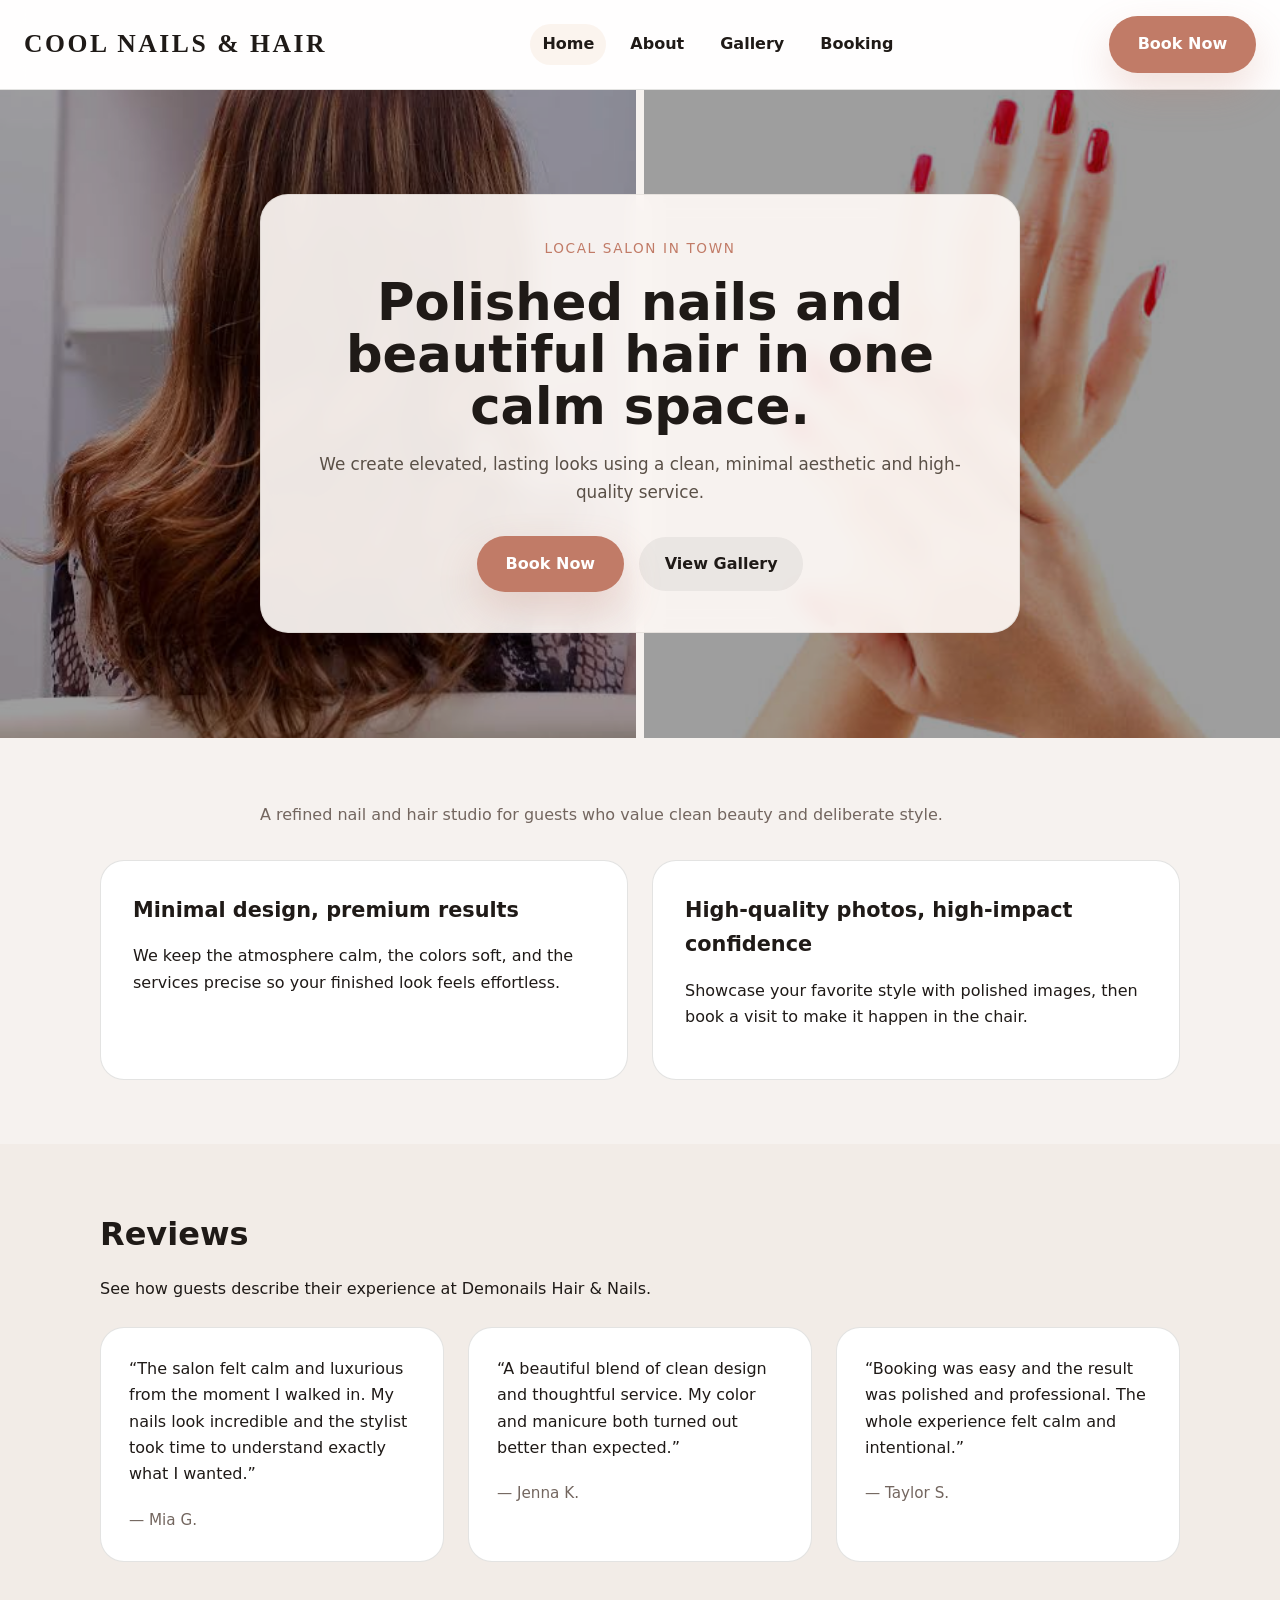
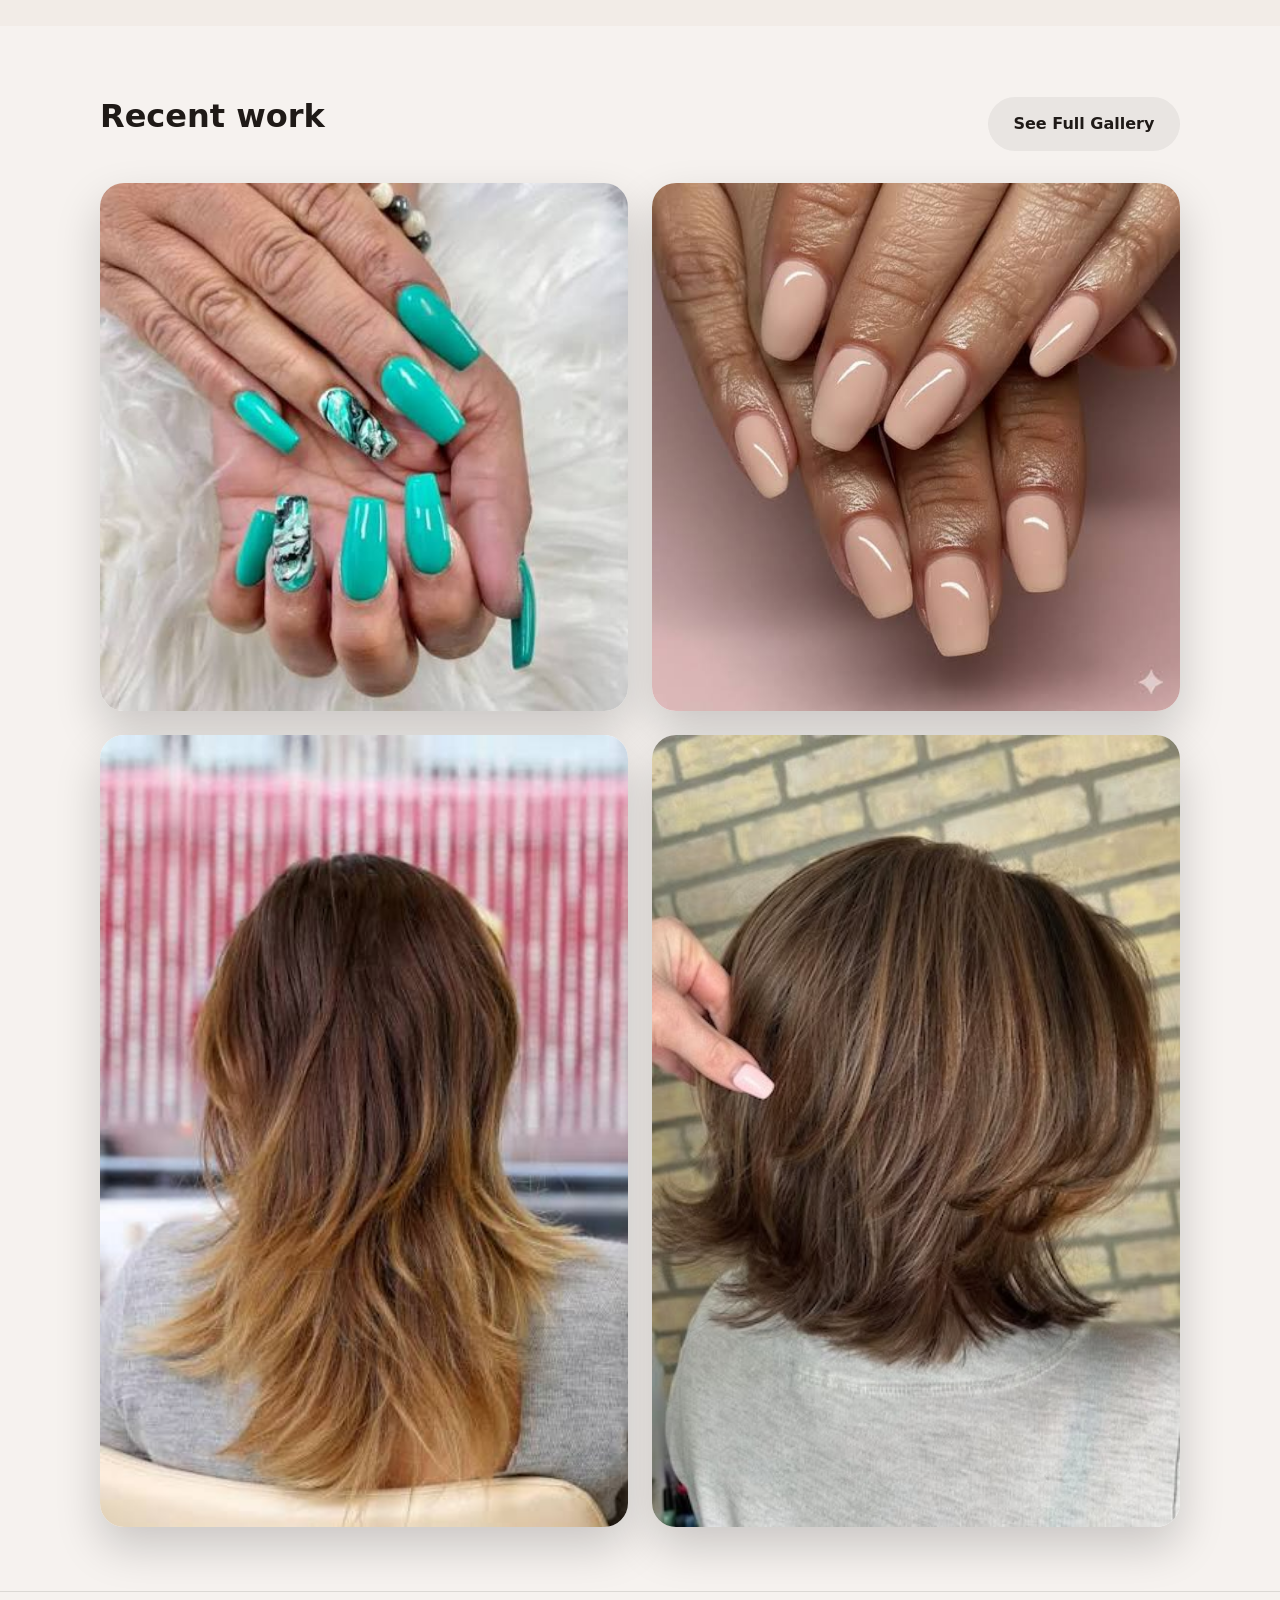
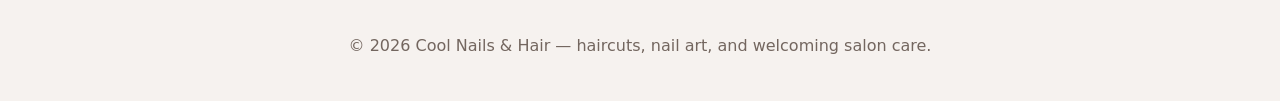
<file: index.html>
<!DOCTYPE html>
<html lang="en">
<head>
  <meta charset="UTF-8" />
  <meta name="viewport" content="width=device-width, initial-scale=1.0" />
  <title>Cool Nails & Hair</title>
  <link rel="stylesheet" href="styles.css" />
</head>
<body>
  <header class="site-header">
    <div class="brand">
      <a href="index.html">Cool Nails & Hair</a>
    </div>
    <nav>
      <a href="index.html" class="active">Home</a>
      <a href="about.html">About</a>
      <a href="gallery.html">Gallery</a>
      <a href="booking.html">Booking</a>
    </nav>
    <a href="booking.html" class="button button-primary">Book Now</a>
  </header>

  <main>
    <section class="hero">
      <div class="hero-split">
        <div class="hero-side hero-left"></div>
        <div class="hero-side hero-right"></div>
      </div>
      <div class="hero-overlay">
        <span class="eyebrow">Local salon in town</span>
        <h1>Polished nails and beautiful hair in one calm space.</h1>
        <p>We create elevated, lasting looks using a clean, minimal aesthetic and high-quality service.</p>
        <div class="hero-actions">
          <a class="button button-primary" href="booking.html">Book Now</a>
          <a class="button button-secondary" href="gallery.html">View Gallery</a>
        </div>
      </div>
    </section>

    <section class="section section-intro">
      <div class="section-inner">
        <p class="section-note">A refined nail and hair studio for guests who value clean beauty and deliberate style.</p>
        <div class="feature-grid">
          <article class="feature-card">
            <h2>Minimal design, premium results</h2>
            <p>We keep the atmosphere calm, the colors soft, and the services precise so your finished look feels effortless.</p>
          </article>
          <article class="feature-card">
            <h2>High-quality photos, high-impact confidence</h2>
            <p>Showcase your favorite style with polished images, then book a visit to make it happen in the chair.</p>
          </article>
        </div>
      </div>
    </section>

    <section class="section reviews-section">
      <div class="section-inner">
        <div class="section-heading">
          <h2>Reviews</h2>
          <p>See how guests describe their experience at Demonails Hair & Nails.</p>
        </div>
        <div class="review-grid">
          <article class="review-card">
            <p>“The salon felt calm and luxurious from the moment I walked in. My nails look incredible and the stylist took time to understand exactly what I wanted.”</p>
            <span>— Mia G.</span>
          </article>
          <article class="review-card">
            <p>“A beautiful blend of clean design and thoughtful service. My color and manicure both turned out better than expected.”</p>
            <span>— Jenna K.</span>
          </article>
          <article class="review-card">
            <p>“Booking was easy and the result was polished and professional. The whole experience felt calm and intentional.”</p>
            <span>— Taylor S.</span>
          </article>
        </div>
      </div>
    </section>

    <section class="section gallery-preview">
      <div class="section-inner">
        <div class="section-heading">
          <h2>Recent work</h2>
          <a class="button button-secondary" href="gallery.html">See Full Gallery</a>
        </div>
        <div class="gallery-grid">
          <div class="image-card small">
            <img src="images/nails1.jpg" alt="Nail design 1" />
          </div>
          <div class="image-card small">
            <img src="images/nails2.jpg" alt="Nail design 2" />
          </div>
          <div class="image-card small">
            <img src="images/hair1.jpg" alt="Hair style 1" />
          </div>
          <div class="image-card small">
            <img src="images/hair2.jpg" alt="Hair style 2" />
          </div>
        </div>
      </div>
    </section>
  </main>

  <footer class="site-footer">
    <p>© 2026 Cool Nails & Hair — haircuts, nail art, and welcoming salon care.</p>
  </footer>
</body>
</html>
</file>
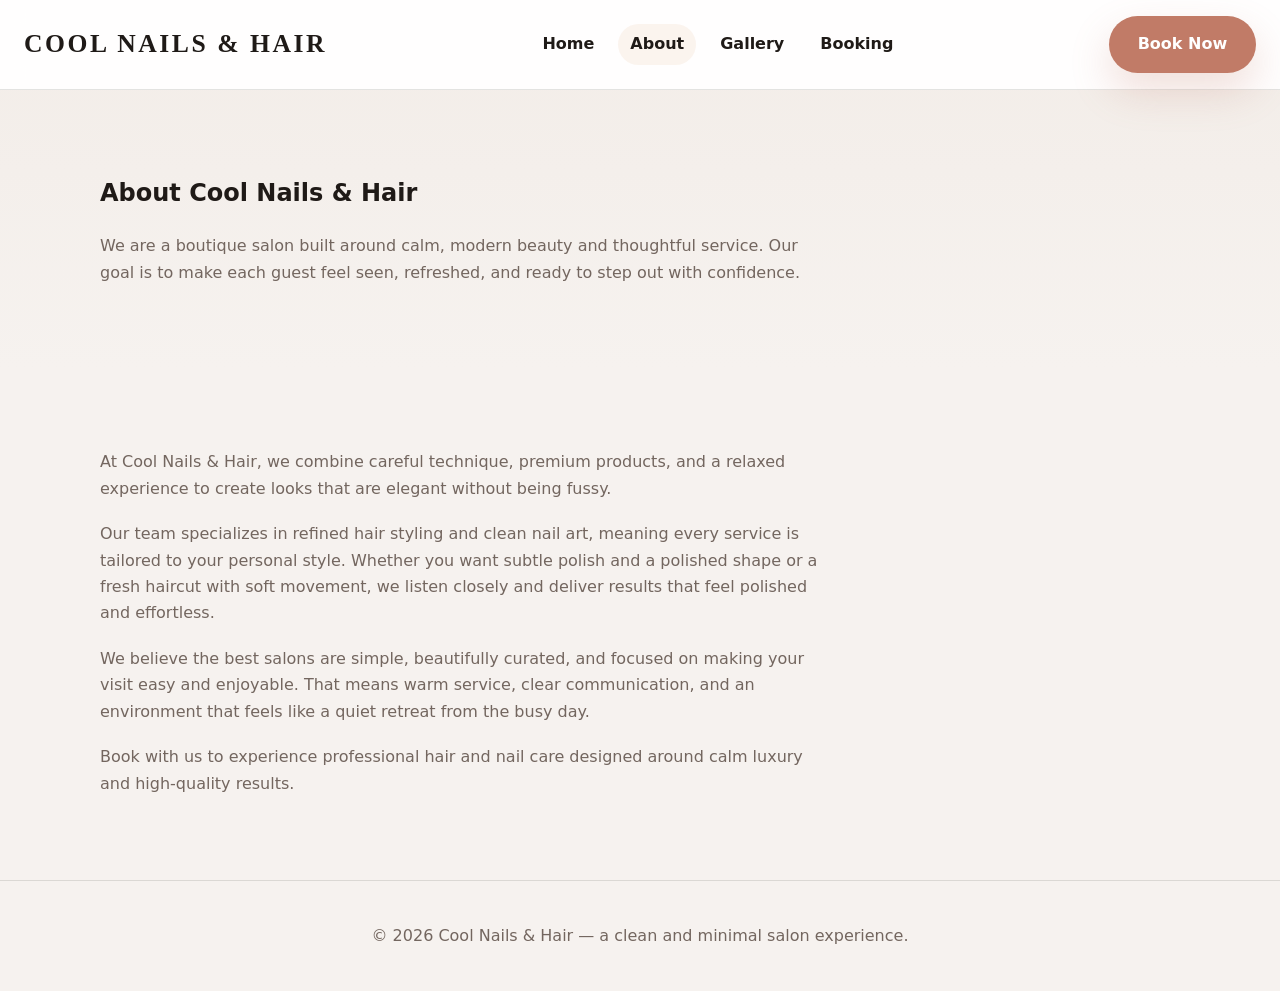
<file: about.html>
<!DOCTYPE html>
<html lang="en">
<head>
  <meta charset="UTF-8" />
  <meta name="viewport" content="width=device-width, initial-scale=1.0" />
  <title>About | Cool Nails & Hair</title>
  <link rel="stylesheet" href="styles.css" />
</head>
<body>
  <header class="site-header">
    <div class="brand">
      <a href="index.html">Cool Nails & Hair</a>
    </div>
    <nav>
      <a href="index.html">Home</a>
      <a href="about.html" class="active">About</a>
      <a href="gallery.html">Gallery</a>
      <a href="booking.html">Booking</a>
    </nav>
    <a href="booking.html" class="button button-primary">Book Now</a>
  </header>

  <main>
    <section class="section section-hero-light">
      <div class="section-inner">
        <h1>About Cool Nails & Hair</h1>
        <p>We are a boutique salon built around calm, modern beauty and thoughtful service. Our goal is to make each guest feel seen, refreshed, and ready to step out with confidence.</p>
      </div>
    </section>

    <section class="section about-copy">
      <div class="section-inner">
        <p>At Cool Nails & Hair, we combine careful technique, premium products, and a relaxed experience to create looks that are elegant without being fussy.</p>
        <p>Our team specializes in refined hair styling and clean nail art, meaning every service is tailored to your personal style. Whether you want subtle polish and a polished shape or a fresh haircut with soft movement, we listen closely and deliver results that feel polished and effortless.</p>
        <p>We believe the best salons are simple, beautifully curated, and focused on making your visit easy and enjoyable. That means warm service, clear communication, and an environment that feels like a quiet retreat from the busy day.</p>
        <p>Book with us to experience professional hair and nail care designed around calm luxury and high-quality results.</p>
      </div>
    </section>
  </main>

  <footer class="site-footer">
    <p>© 2026 Cool Nails & Hair — a clean and minimal salon experience.</p>
  </footer>
</body>
</html>
</file>
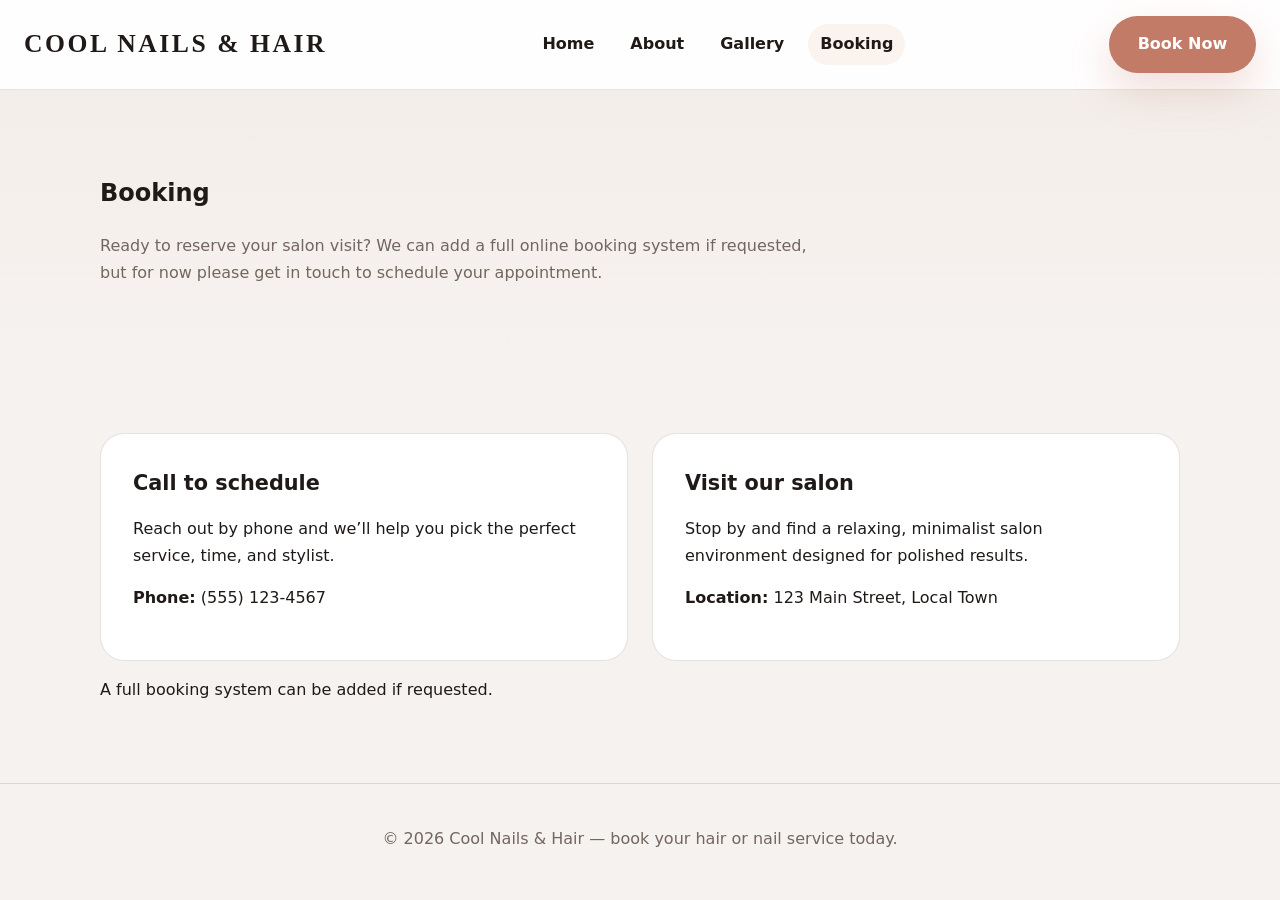
<file: booking.html>
<!DOCTYPE html>
<html lang="en">
<head>
  <meta charset="UTF-8" />
  <meta name="viewport" content="width=device-width, initial-scale=1.0" />
  <title>Booking | Cool Nails & Hair</title>
  <link rel="stylesheet" href="styles.css" />
</head>
<body>
  <header class="site-header">
    <div class="brand">
      <a href="index.html">Cool Nails & Hair</a>
    </div>
    <nav>
      <a href="index.html">Home</a>
      <a href="about.html">About</a>
      <a href="gallery.html">Gallery</a>
      <a href="booking.html" class="active">Booking</a>
    </nav>
    <a href="booking.html" class="button button-primary">Book Now</a>
  </header>

  <main>
    <section class="section section-hero-light">
      <div class="section-inner">
        <h1>Booking</h1>
        <p>Ready to reserve your salon visit? We can add a full online booking system if requested, but for now please get in touch to schedule your appointment.</p>
      </div>
    </section>

    <section class="section booking-section">
      <div class="section-inner">
        <div class="feature-grid">
          <div class="feature-card">
            <h2>Call to schedule</h2>
            <p>Reach out by phone and we’ll help you pick the perfect service, time, and stylist.</p>
            <p><strong>Phone:</strong> (555) 123-4567</p>
          </div>
          <div class="feature-card">
            <h2>Visit our salon</h2>
            <p>Stop by and find a relaxing, minimalist salon environment designed for polished results.</p>
            <p><strong>Location:</strong> 123 Main Street, Local Town</p>
          </div>
        </div>
        <p class="note">A full booking system can be added if requested.</p>
      </div>
    </section>
  </main>

  <footer class="site-footer">
    <p>© 2026 Cool Nails & Hair — book your hair or nail service today.</p>
  </footer>
</body>
</html>
</file>
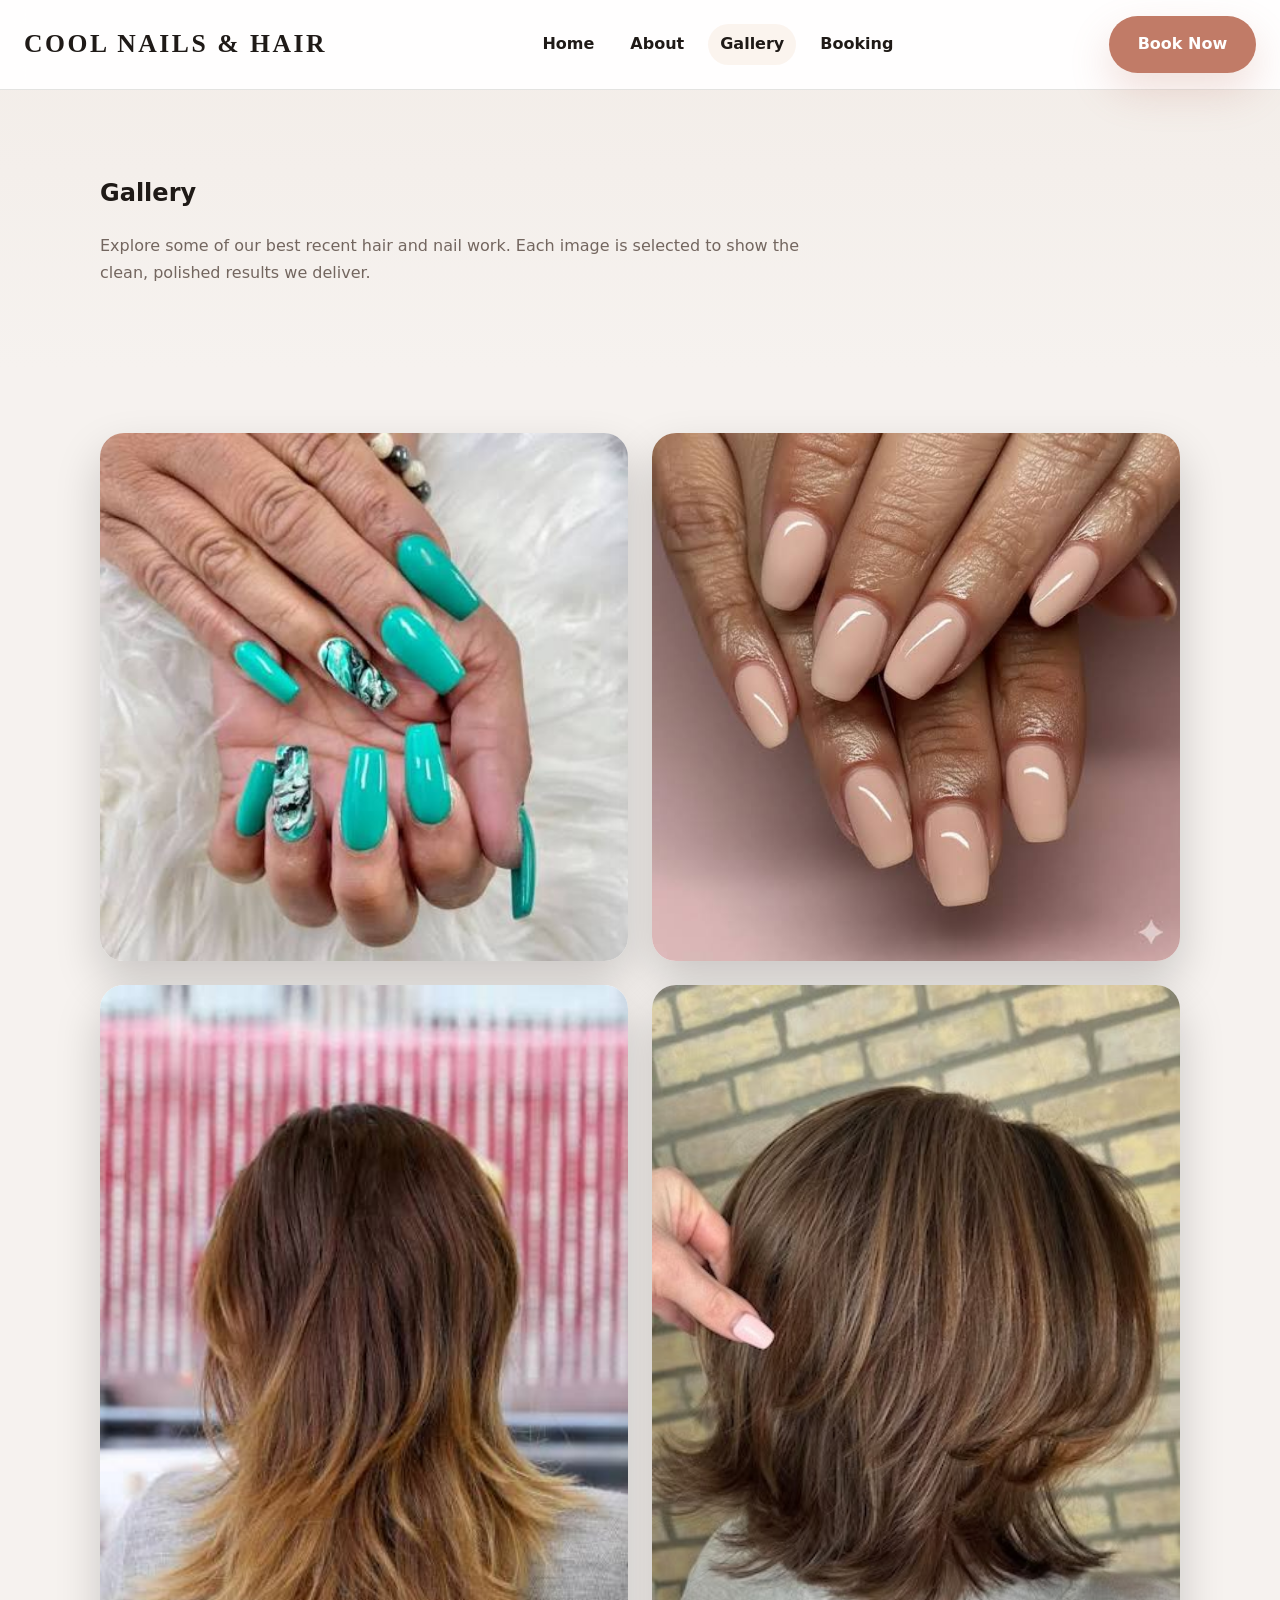
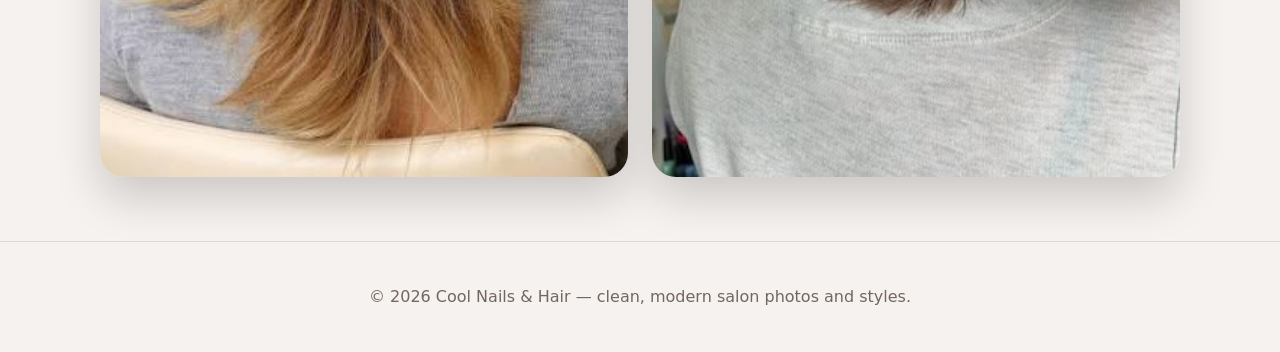
<file: gallery.html>
<!DOCTYPE html>
<html lang="en">
<head>
  <meta charset="UTF-8" />
  <meta name="viewport" content="width=device-width, initial-scale=1.0" />
  <title>Gallery | Cool Nails & Hair</title>
  <link rel="stylesheet" href="styles.css" />
</head>
<body>
  <header class="site-header">
    <div class="brand">
      <a href="index.html">Cool Nails & Hair</a>
    </div>
    <nav>
      <a href="index.html">Home</a>
      <a href="about.html">About</a>
      <a href="gallery.html" class="active">Gallery</a>
      <a href="booking.html">Booking</a>
    </nav>
    <a href="booking.html" class="button button-primary">Book Now</a>
  </header>

  <main>
    <section class="section section-hero-light">
      <div class="section-inner">
        <h1>Gallery</h1>
        <p>Explore some of our best recent hair and nail work. Each image is selected to show the clean, polished results we deliver.</p>
      </div>
    </section>

    <section class="section gallery-preview">
      <div class="section-inner gallery-grid">
        <div class="image-card"><img src="images/nails1.jpg" alt="Nails design 1" /></div>
        <div class="image-card"><img src="images/nails2.jpg" alt="Nails design 2" /></div>
        <div class="image-card"><img src="images/hair1.jpg" alt="Hair style 1" /></div>
        <div class="image-card"><img src="images/hair2.jpg" alt="Hair style 2" /></div>
      </div>
    </section>
  </main>

  <footer class="site-footer">
    <p>© 2026 Cool Nails & Hair — clean, modern salon photos and styles.</p>
  </footer>
</body>
</html>
</file>
<file: styles.css>
/* Minimal salon website styling */

:root {
  --bg: #f6f2ef;
  --surface: #ffffff;
  --surface-soft: #f2ece7;
  --text: #1f1a17;
  --muted: #73665f;
  --accent: #c17b67;
  --accent-dark: #925a47;
  --border: rgba(31, 26, 23, 0.12);
}

* {
  box-sizing: border-box;
}

body {
  margin: 0;
  font-family: Inter, system-ui, -apple-system, BlinkMacSystemFont, "Segoe UI", sans-serif;
  background: var(--bg);
  color: var(--text);
  line-height: 1.65;
}

a {
  color: inherit;
}

.site-header {
  position: sticky;
  top: 0;
  z-index: 100;
  display: flex;
  flex-wrap: wrap;
  align-items: center;
  justify-content: space-between;
  gap: 0.85rem;
  padding: 1rem 1.5rem;
  background: rgba(255, 255, 255, 0.92);
  border-bottom: 1px solid var(--border);
  backdrop-filter: blur(12px);
}

.brand {
  display: flex;
  flex-direction: column;
  align-items: flex-start;
}

.brand a {
  font-family: "Georgia", "Playfair Display", serif;
  font-size: clamp(1.4rem, 2vw, 1.9rem);
  font-weight: 700;
  text-decoration: none;
  letter-spacing: 0.1em;
  text-transform: uppercase;
}

.brand span {
  margin-top: 0.15rem;
  color: var(--muted);
  font-size: 0.9rem;
  letter-spacing: 0.18em;
  text-transform: uppercase;
}

nav a {
  color: var(--text);
}

nav {
  display: flex;
  flex-wrap: wrap;
  gap: 0.75rem;
}

nav a {
  color: var(--text);
  text-decoration: none;
  font-weight: 600;
  padding: 0.45rem 0.75rem;
  border-radius: 999px;
}

nav a.active,
nav a:hover {
  background: rgba(228, 184, 154, 0.16);
}

.button {
  display: inline-flex;
  align-items: center;
  justify-content: center;
  border: none;
  border-radius: 999px;
  text-decoration: none;
  font-weight: 700;
  cursor: pointer;
}

.button-primary {
  background: var(--accent);
  color: #ffffff;
  padding: 0.95rem 1.8rem;
  box-shadow: 0 18px 40px rgba(193, 123, 103, 0.24);
}

.button-secondary {
  background: rgba(31, 26, 23, 0.06);
  color: var(--text);
  padding: 0.85rem 1.6rem;
}

.hero {
  position: relative;
  min-height: 72vh;
  display: grid;
  place-items: center;
  overflow: hidden;
}

.hero-split {
  position: absolute;
  inset: 0;
  display: grid;
  grid-template-columns: 1fr 1fr;
  gap: 0.5rem;
}

.hero-side {
  background-size: cover;
  background-position: center;
  filter: brightness(0.62);
}

.hero-left {
  background-image: url("images/frontpagehair.jpg");
}

.hero-right {
  background-image: url("images/frontpagenails.jpg");
}

.hero-overlay {
  position: relative;
  z-index: 1;
  width: min(92%, 760px);
  padding: 2.5rem 2rem;
  text-align: center;
  background: rgba(255, 250, 247, 0.92);
  border: 1px solid rgba(31, 26, 23, 0.08);
  border-radius: 28px;
  backdrop-filter: blur(10px);
}

.eyebrow {
  display: inline-block;
  margin-bottom: 1rem;
  color: var(--accent);
  font-size: 0.85rem;
  letter-spacing: 0.12em;
  text-transform: uppercase;
}

.hero h1 {
  margin: 0;
  font-size: clamp(2.4rem, 4vw, 3.6rem);
  line-height: 1.02;
  color: #1f1a17;
}

.hero p {
  margin: 1.2rem auto 1.8rem;
  max-width: 680px;
  color: #5a5047;
  font-size: 1.05rem;
}

.hero-actions {
  display: flex;
  flex-wrap: wrap;
  align-items: center;
  justify-content: center;
  gap: 0.95rem;
}

.section {
  padding: 4rem 2rem;
}

.section-inner {
  max-width: 1080px;
  margin: 0 auto;
}

.section h2 {
  margin: 0 0 1rem;
  color: var(--text);
  font-size: clamp(1.9rem, 2.5vw, 2.6rem);
}

.section-note {
  margin: 0 auto 2rem;
  max-width: 760px;
  color: var(--muted);
}

.feature-grid {
  display: grid;
  grid-template-columns: repeat(auto-fit, minmax(280px, 1fr));
  gap: 1.5rem;
}

.feature-card {
  background: var(--surface);
  border: 1px solid var(--border);
  border-radius: 24px;
  padding: 2rem;
}

.feature-card h2 {
  margin-top: 0;
  font-size: 1.3rem;
}

.gallery-preview .section-heading {
  display: flex;
  align-items: center;
  justify-content: space-between;
  gap: 1rem;
  margin-bottom: 1.5rem;
}

.reviews-section {
  background: var(--surface-soft);
}

.review-grid {
  display: grid;
  grid-template-columns: repeat(auto-fit, minmax(240px, 1fr));
  gap: 1.5rem;
  margin-top: 1.5rem;
}

.review-card {
  background: var(--surface);
  border: 1px solid var(--border);
  border-radius: 24px;
  padding: 1.75rem;
}

.review-card p {
  margin: 0 0 1.25rem;
  color: var(--text);
}

.review-card span {
  display: block;
  color: var(--muted);
  font-size: 0.95rem;
}

.gallery-grid {
  display: grid;
  grid-template-columns: repeat(2, minmax(260px, 1fr));
  gap: 1.5rem;
}

.image-card {
  border-radius: 24px;
  overflow: hidden;
  background: var(--surface);
  box-shadow: 0 20px 45px rgba(0, 0, 0, 0.18);
}

.image-card.small {
  min-height: 240px;
}

.image-card img {
  width: 100%;
  height: 100%;
  display: block;
  object-fit: cover;
}

.site-footer {
  padding: 1.6rem 1.5rem;
  text-align: center;
  color: var(--muted);
  border-top: 1px solid var(--border);
}

.section-hero-light {
  background: linear-gradient(180deg, rgba(242, 236, 231, 0.7), transparent);
}

.about-copy p,
.section-hero-light p {
  color: var(--muted);
  max-width: 730px;
  margin-bottom: 1.2rem;
}

@media (max-width: 900px) {
  .hero-split {
    grid-template-columns: 1fr;
  }
  .hero-overlay {
    width: min(92%, 640px);
  }
}

@media (max-width: 720px) {
  .site-header {
    padding: 0.85rem 1rem;
    justify-content: space-between;
  }
  .brand {
    width: 100%;
    flex-direction: row;
    align-items: center;
    justify-content: space-between;
  }
  nav {
    width: 100%;
    justify-content: center;
  }
  .site-header .button-primary {
    display: none;
  }
  .hero {
    min-height: 60vh;
  }
  .hero-overlay {
    width: min(78%, 460px);
    padding: 1rem 0.9rem;
    background: rgba(255, 250, 247, 0.72);
    border: 1px solid rgba(31, 26, 23, 0.08);
    margin: 0 auto;
    backdrop-filter: blur(8px);
  }
  .hero h1 {
    font-size: clamp(1.9rem, 7vw, 2.5rem);
  }
  .hero p {
    font-size: 1rem;
  }
  .hero-actions {
    flex-direction: column;
    gap: 0.75rem;
  }
  .feature-grid,
  .gallery-grid {
    grid-template-columns: 1fr;
  }
  .site-footer {
    padding: 1.25rem 1rem;
  }
  .hero-actions .button {
    width: 100%;
  }
  nav a {
    flex: 1 1 auto;
    text-align: center;
  }
}
</file>
